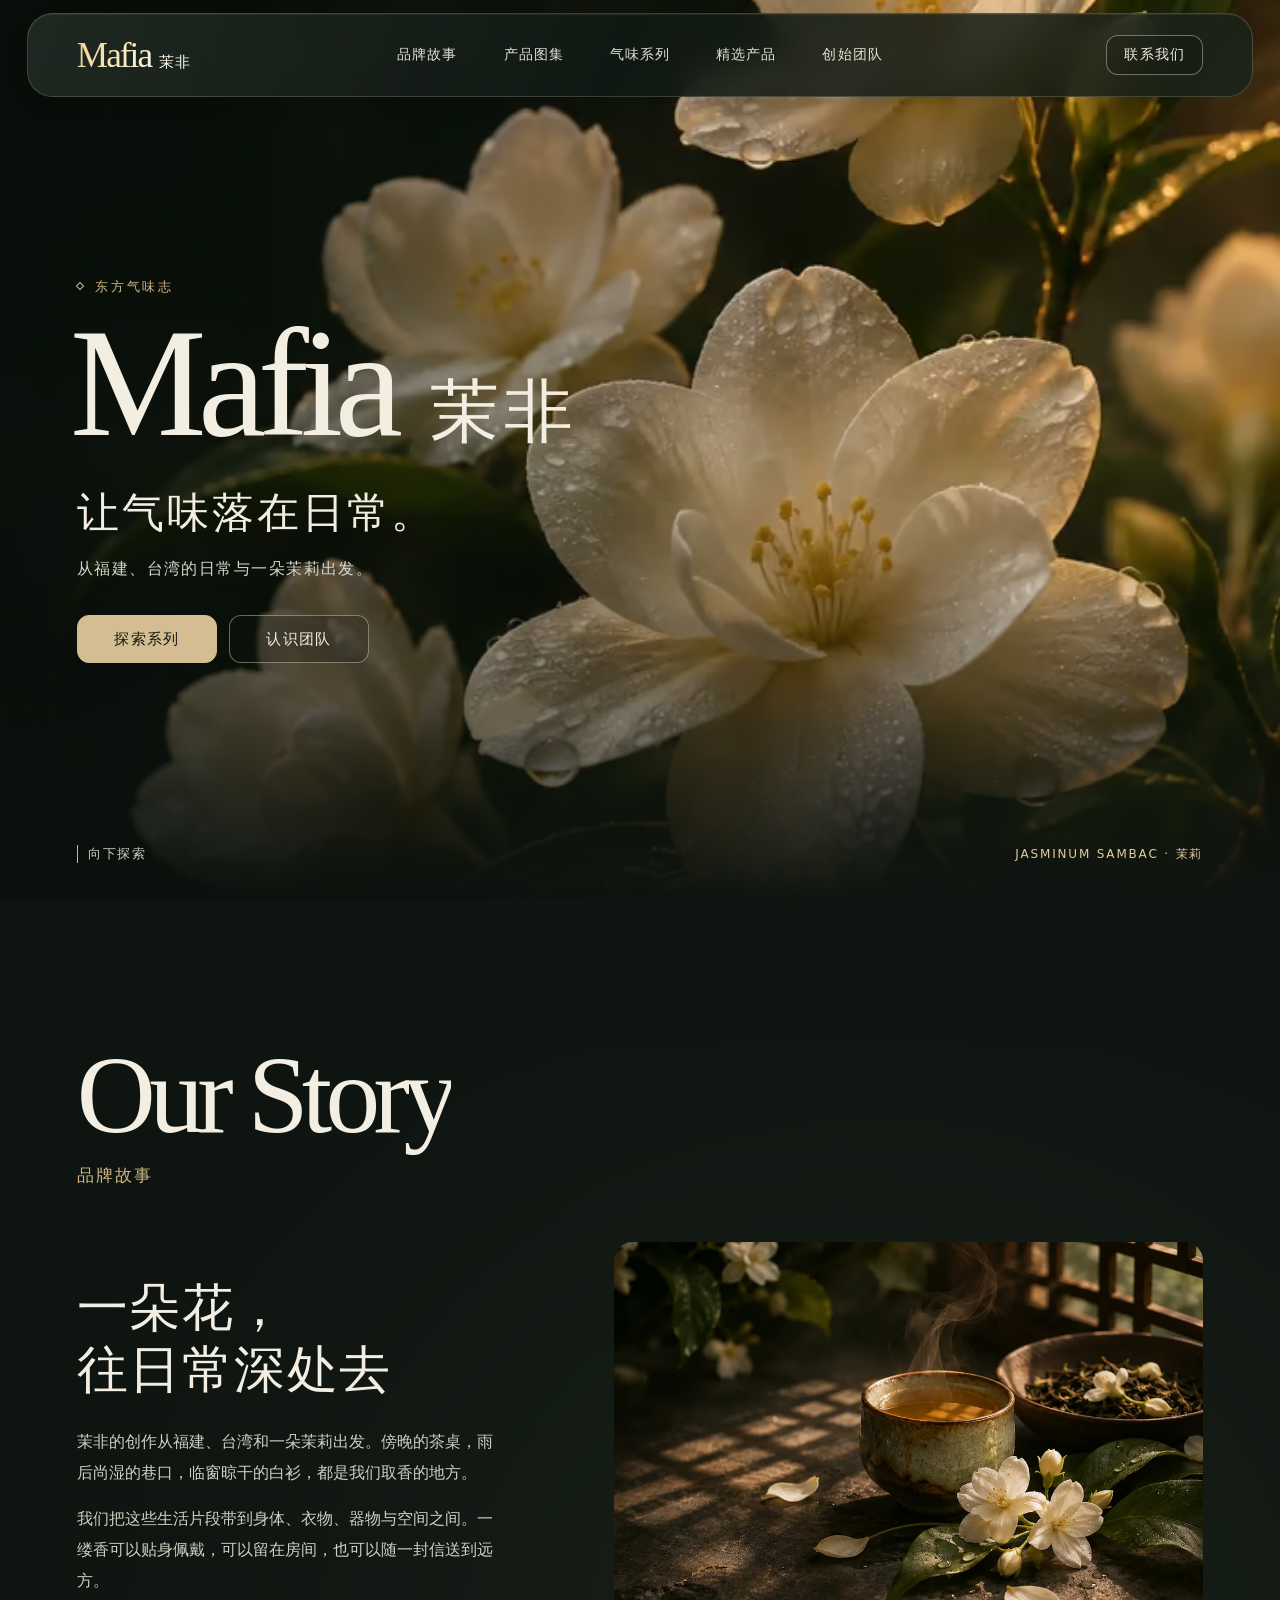
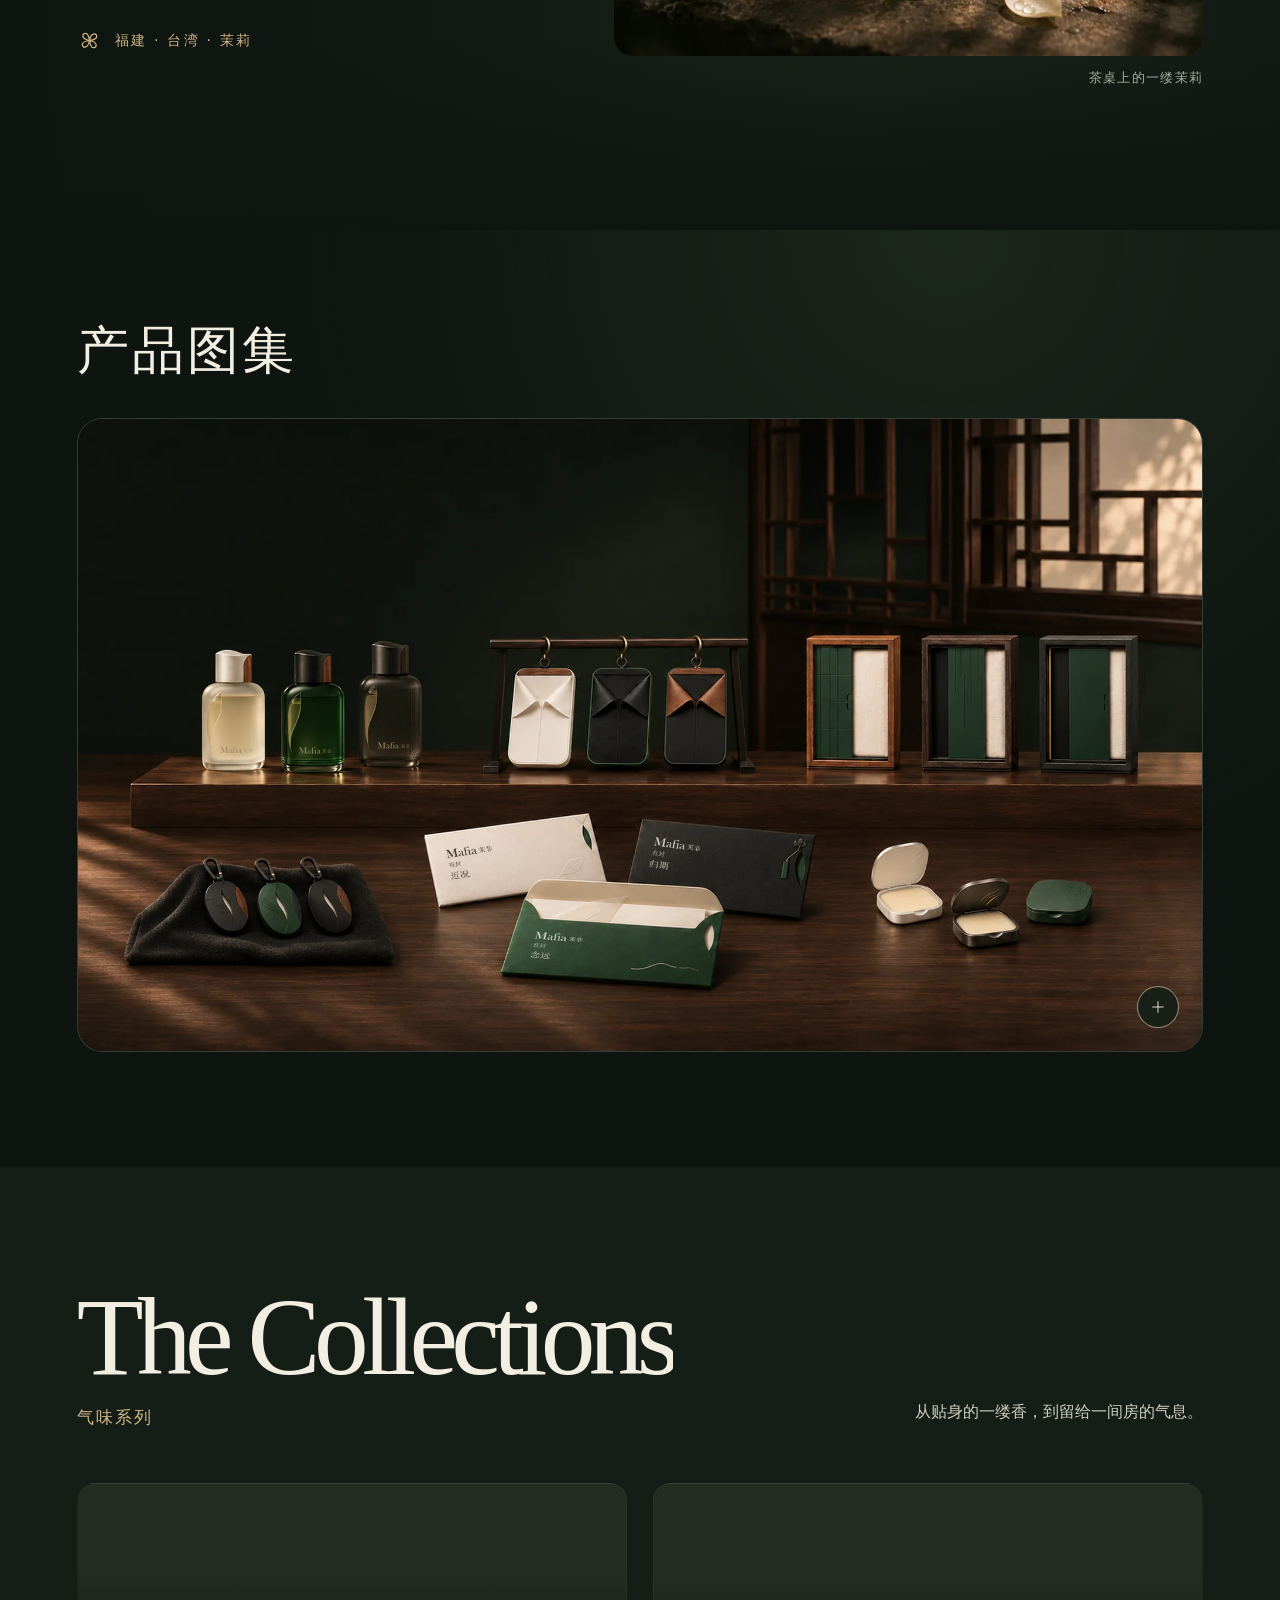
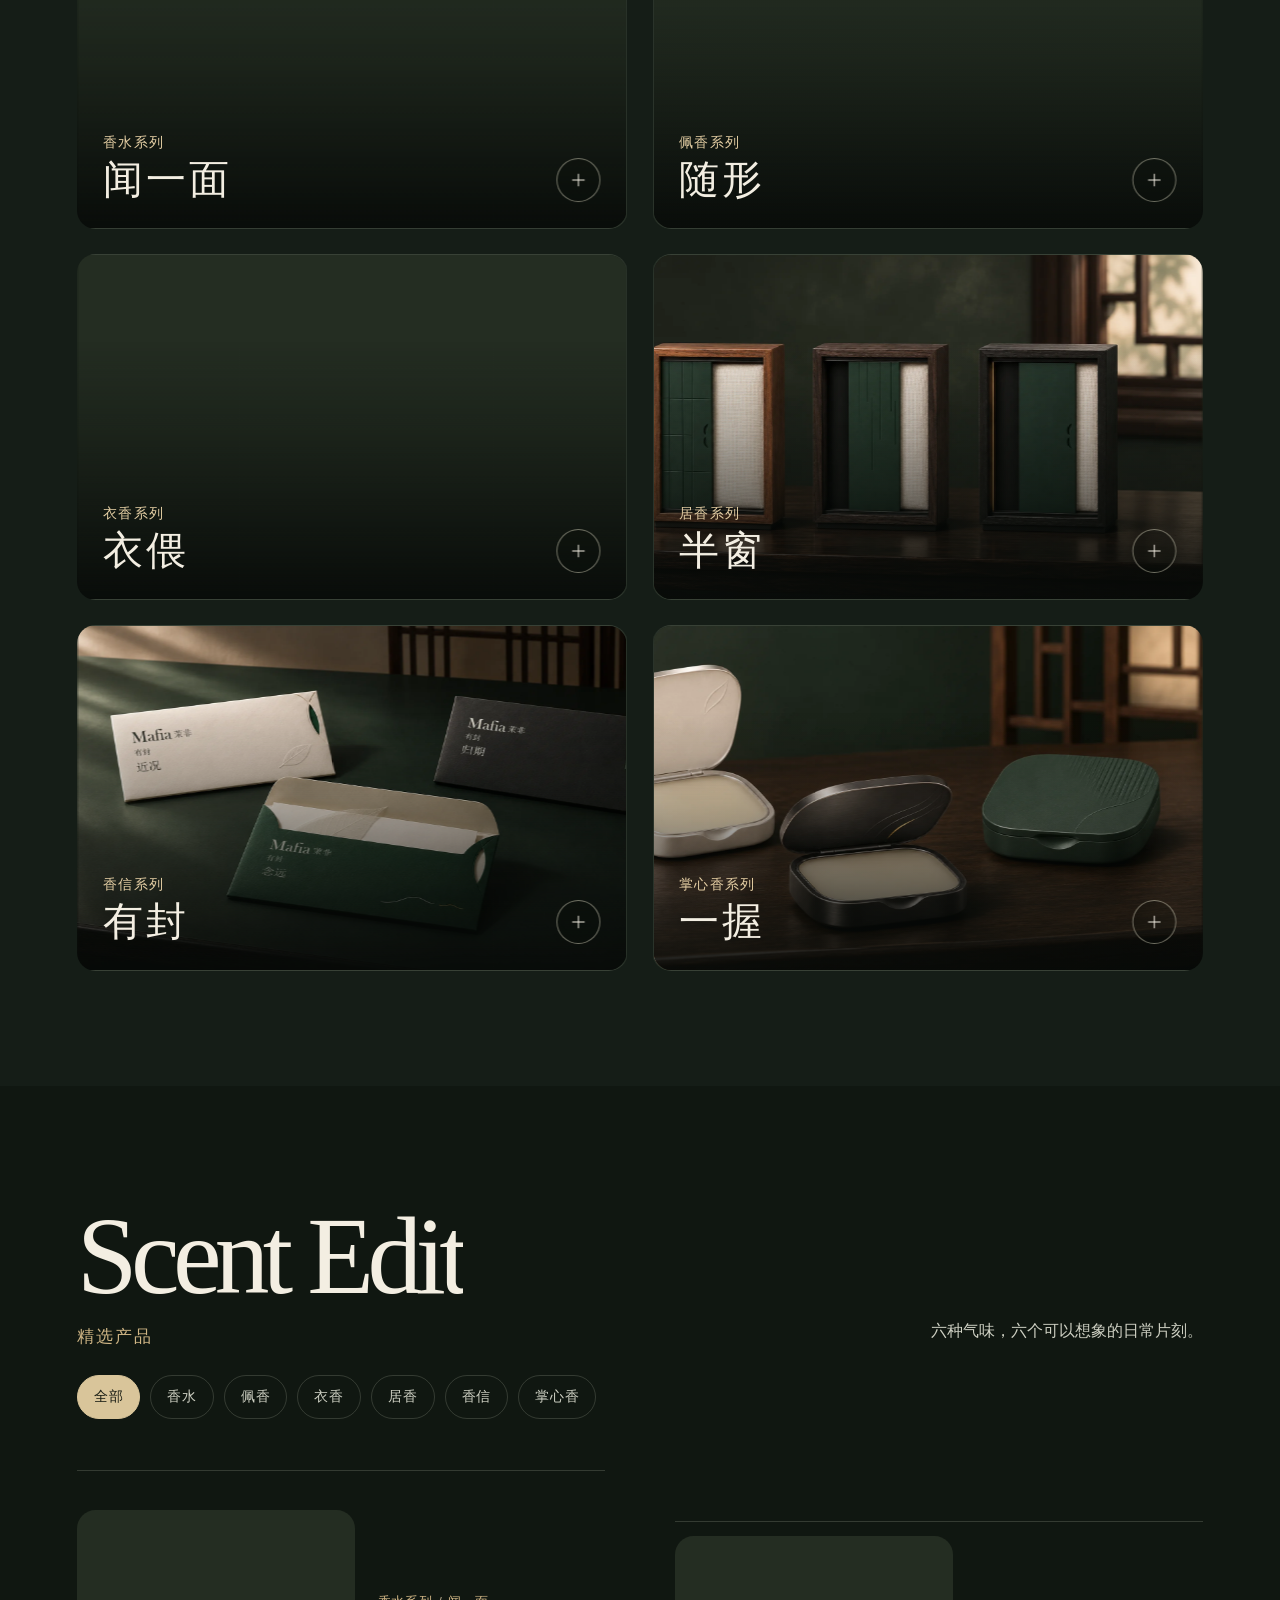
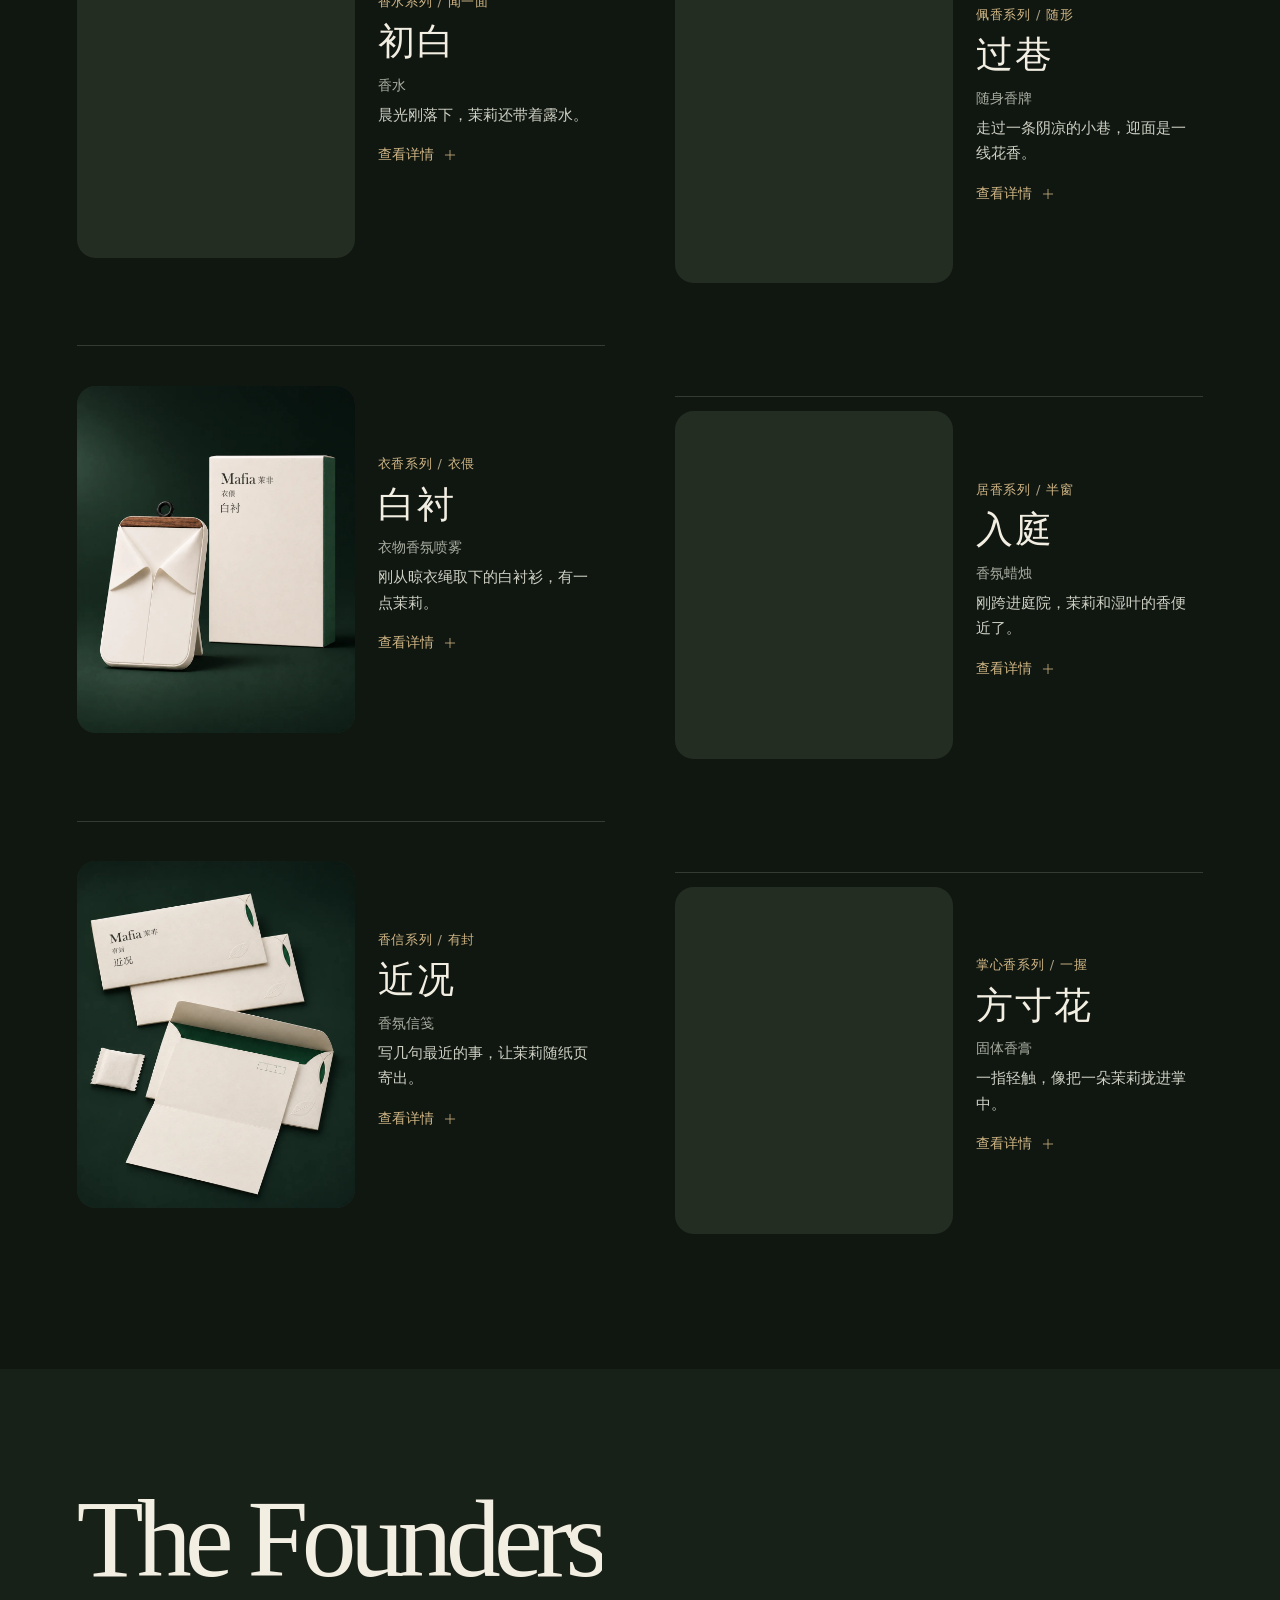
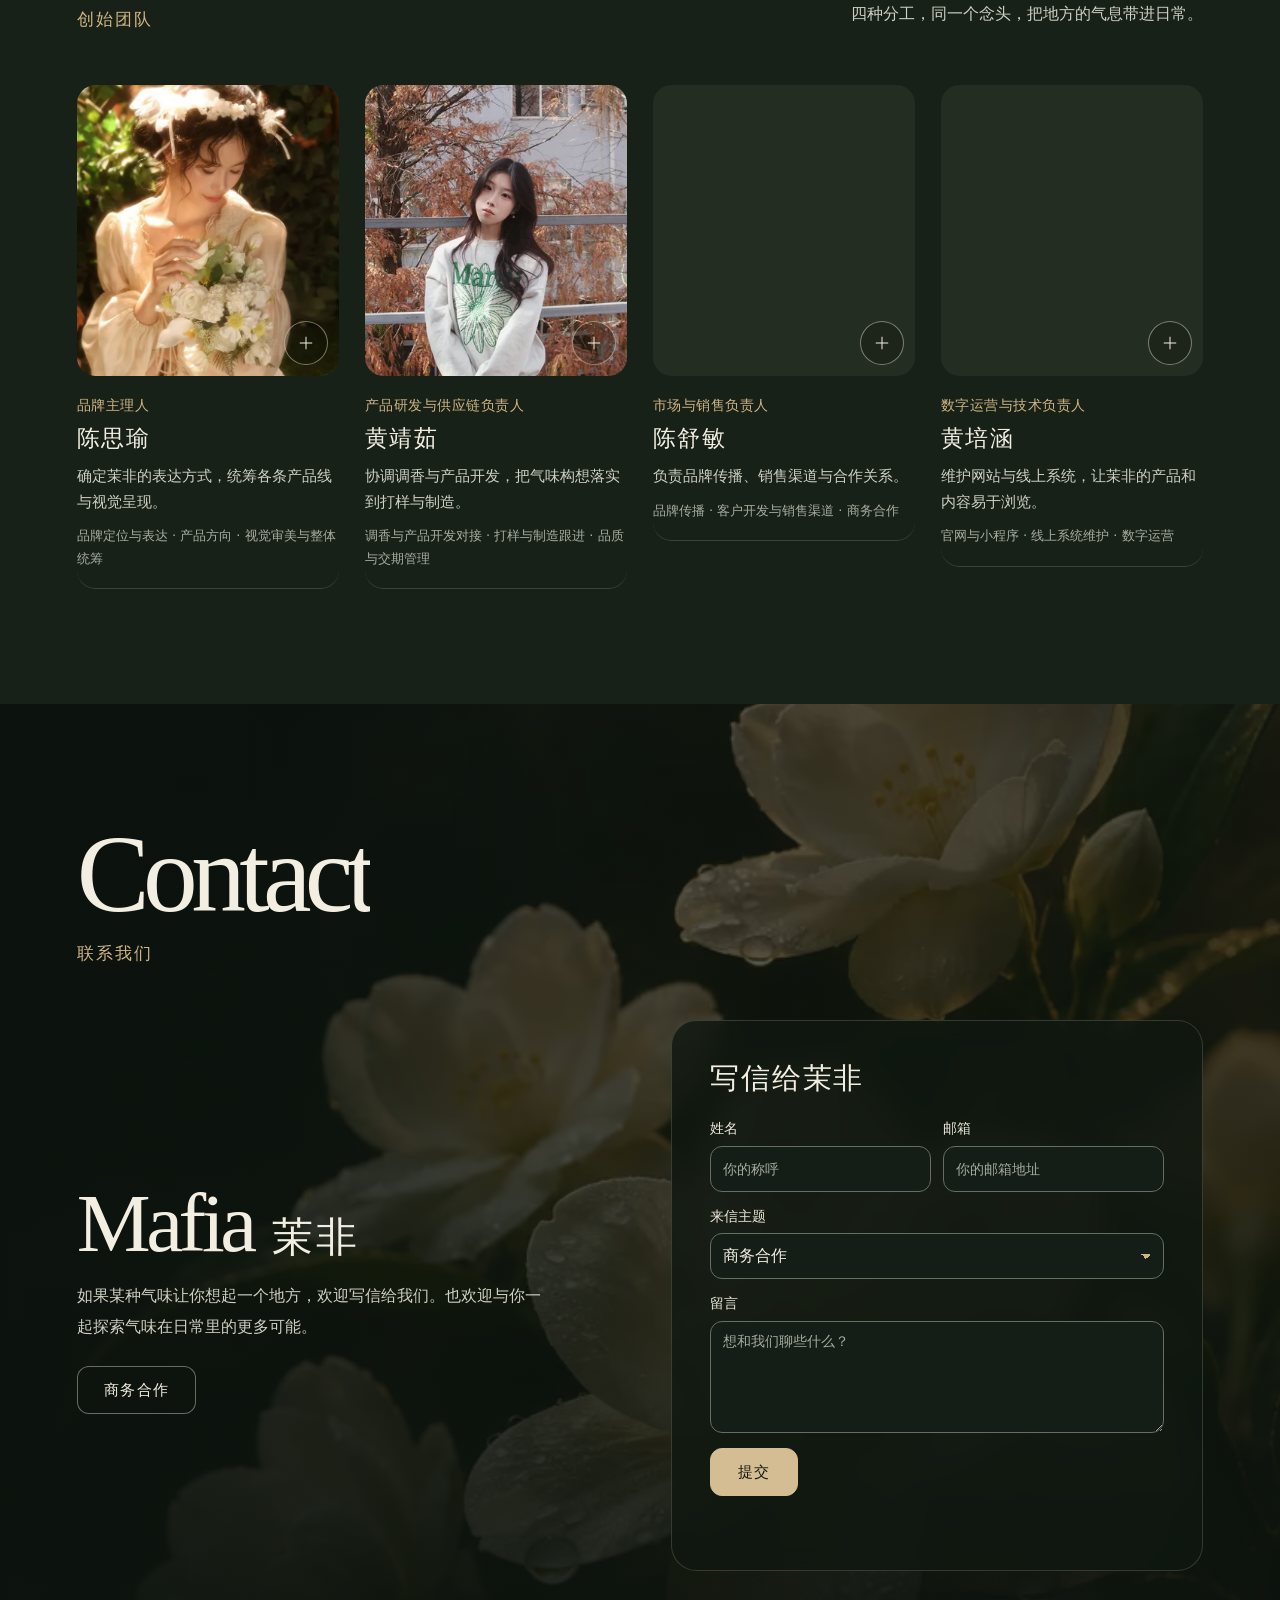
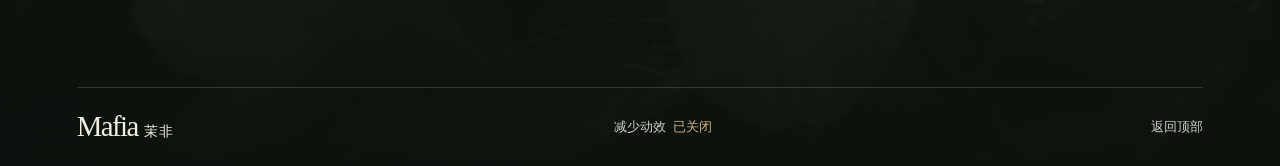
<file: index.html>
<!doctype html>
<html lang="zh-CN">
  <head>
    <meta charset="UTF-8" />
    <meta name="viewport" content="width=device-width, initial-scale=1.0" />
    <meta name="theme-color" content="#101411" />
    <meta name="description" content="Mafia 茉非，从福建、台湾的日常与一朵茉莉出发，创作贴近身体、衣物与空间的气味。" />
    <link rel="icon" href="./mafia.svg" type="image/svg+xml" />
    <title>Mafia 茉非 — 让气味落在日常</title>
    <script type="module" crossorigin src="./assets/index-CN_1agoL.js"></script>
    <link rel="stylesheet" crossorigin href="./assets/index-B03h4FpT.css">
    <link rel="preload" as="image" href="./images/hero-mobile.avif" fetchpriority="low" type="image/avif" media="(max-width: 650px)">
    <link rel="preload" as="image" href="./images/hero.avif" fetchpriority="low" type="image/avif" media="not all and (max-width: 650px)">
  </head>
  <body>
    <div id="root"></div>
  </body>
</html>
</file>
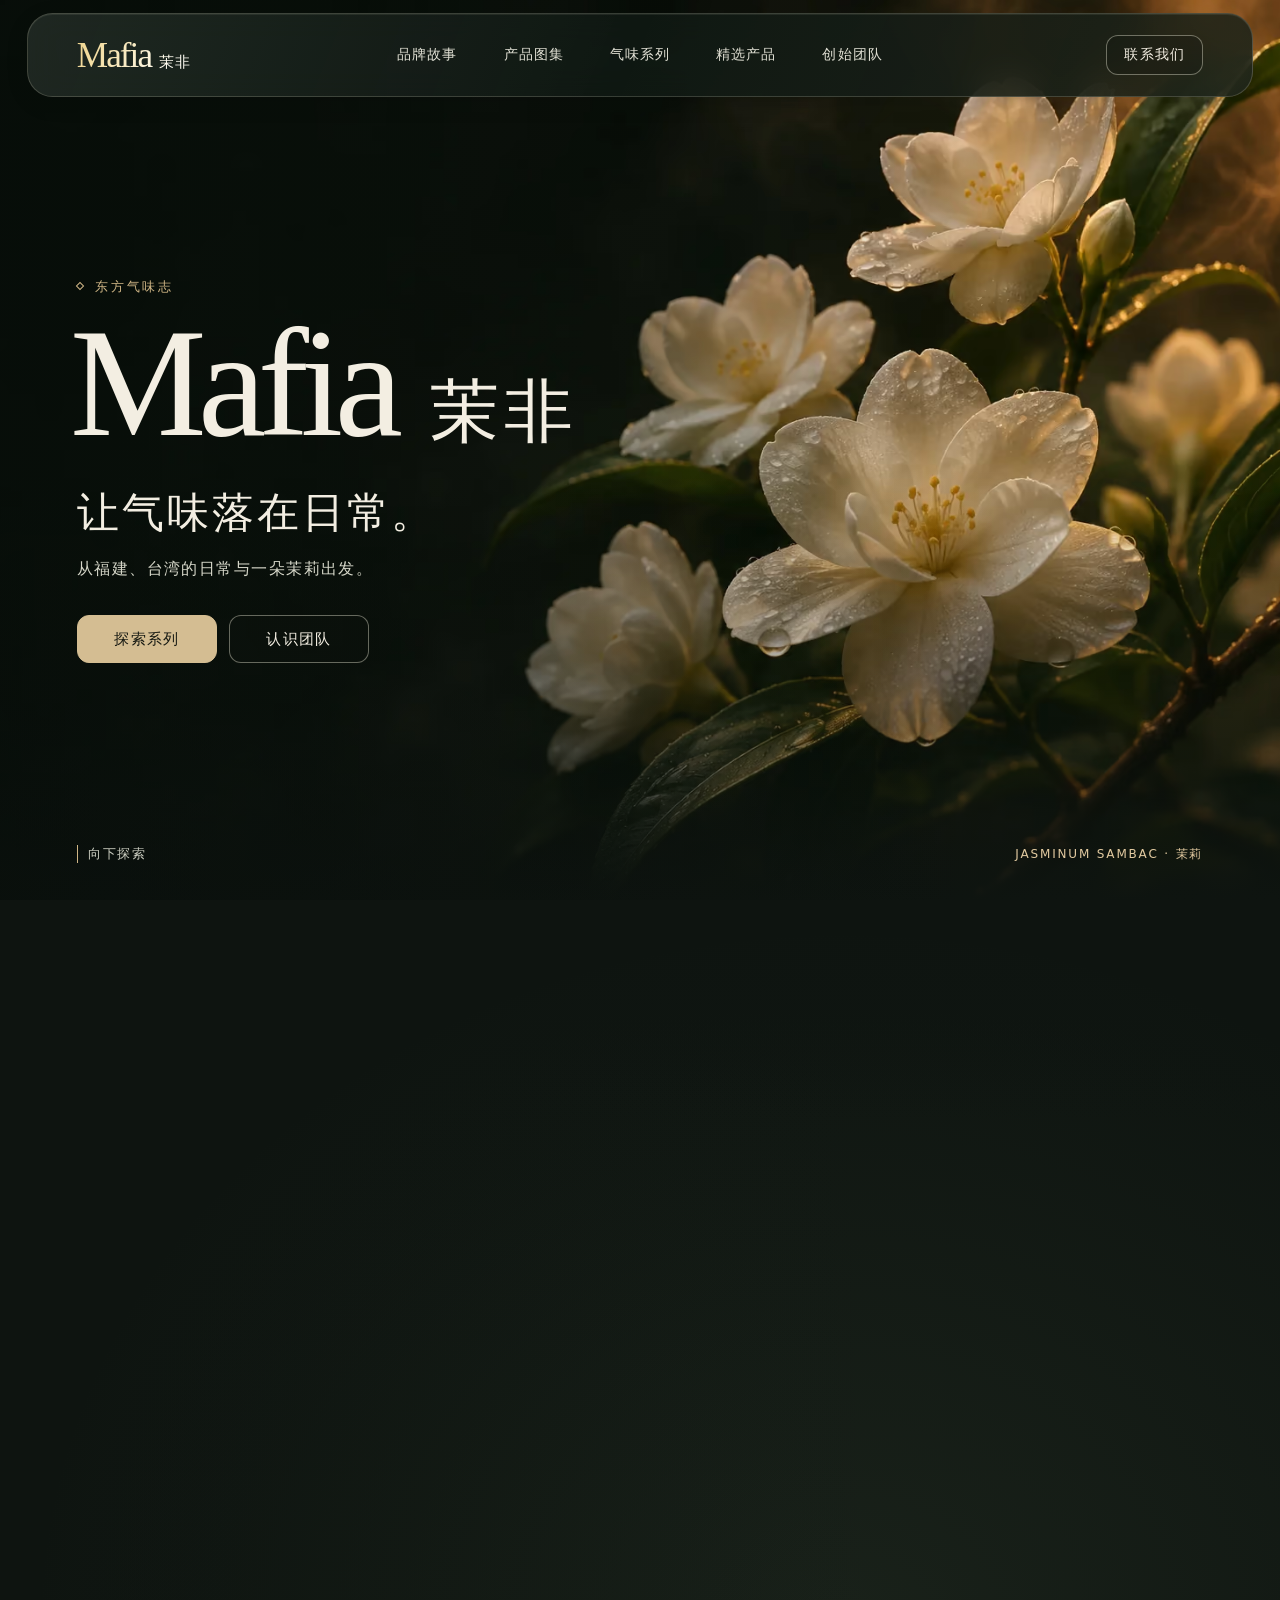
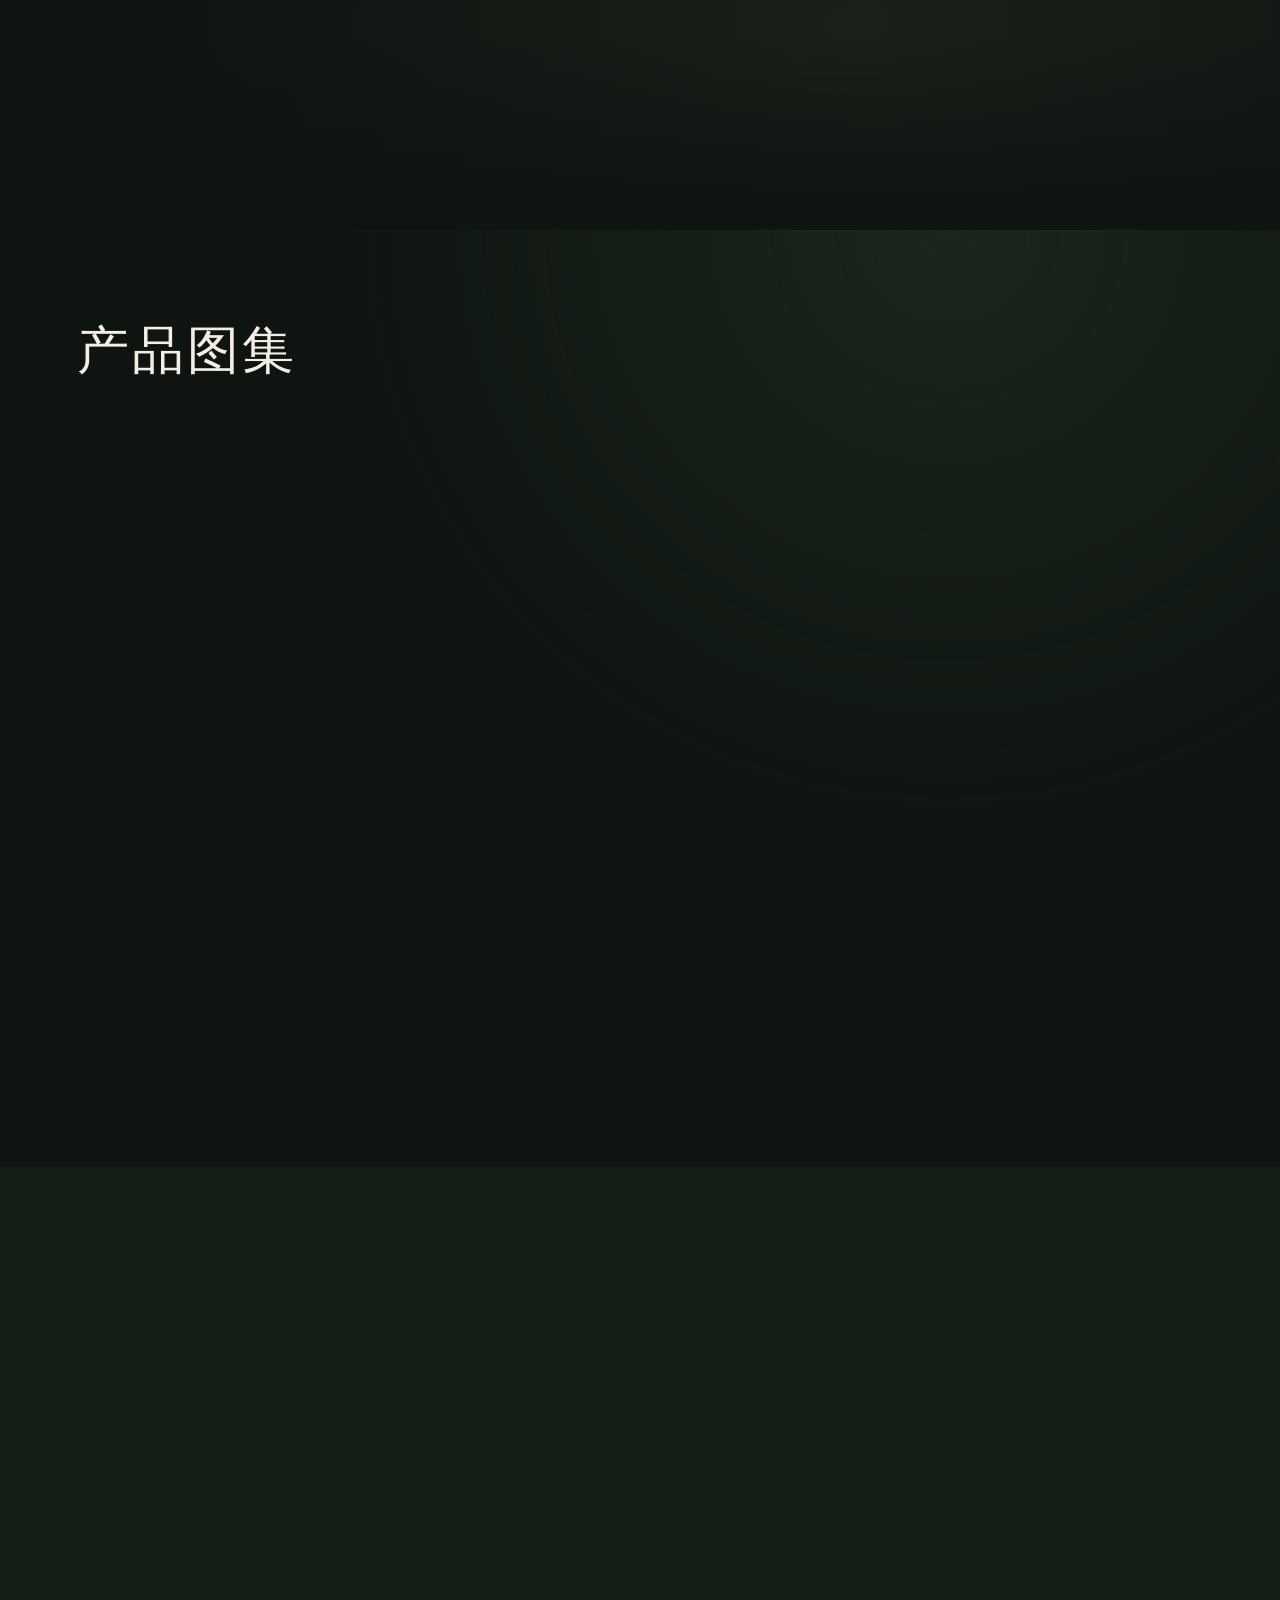
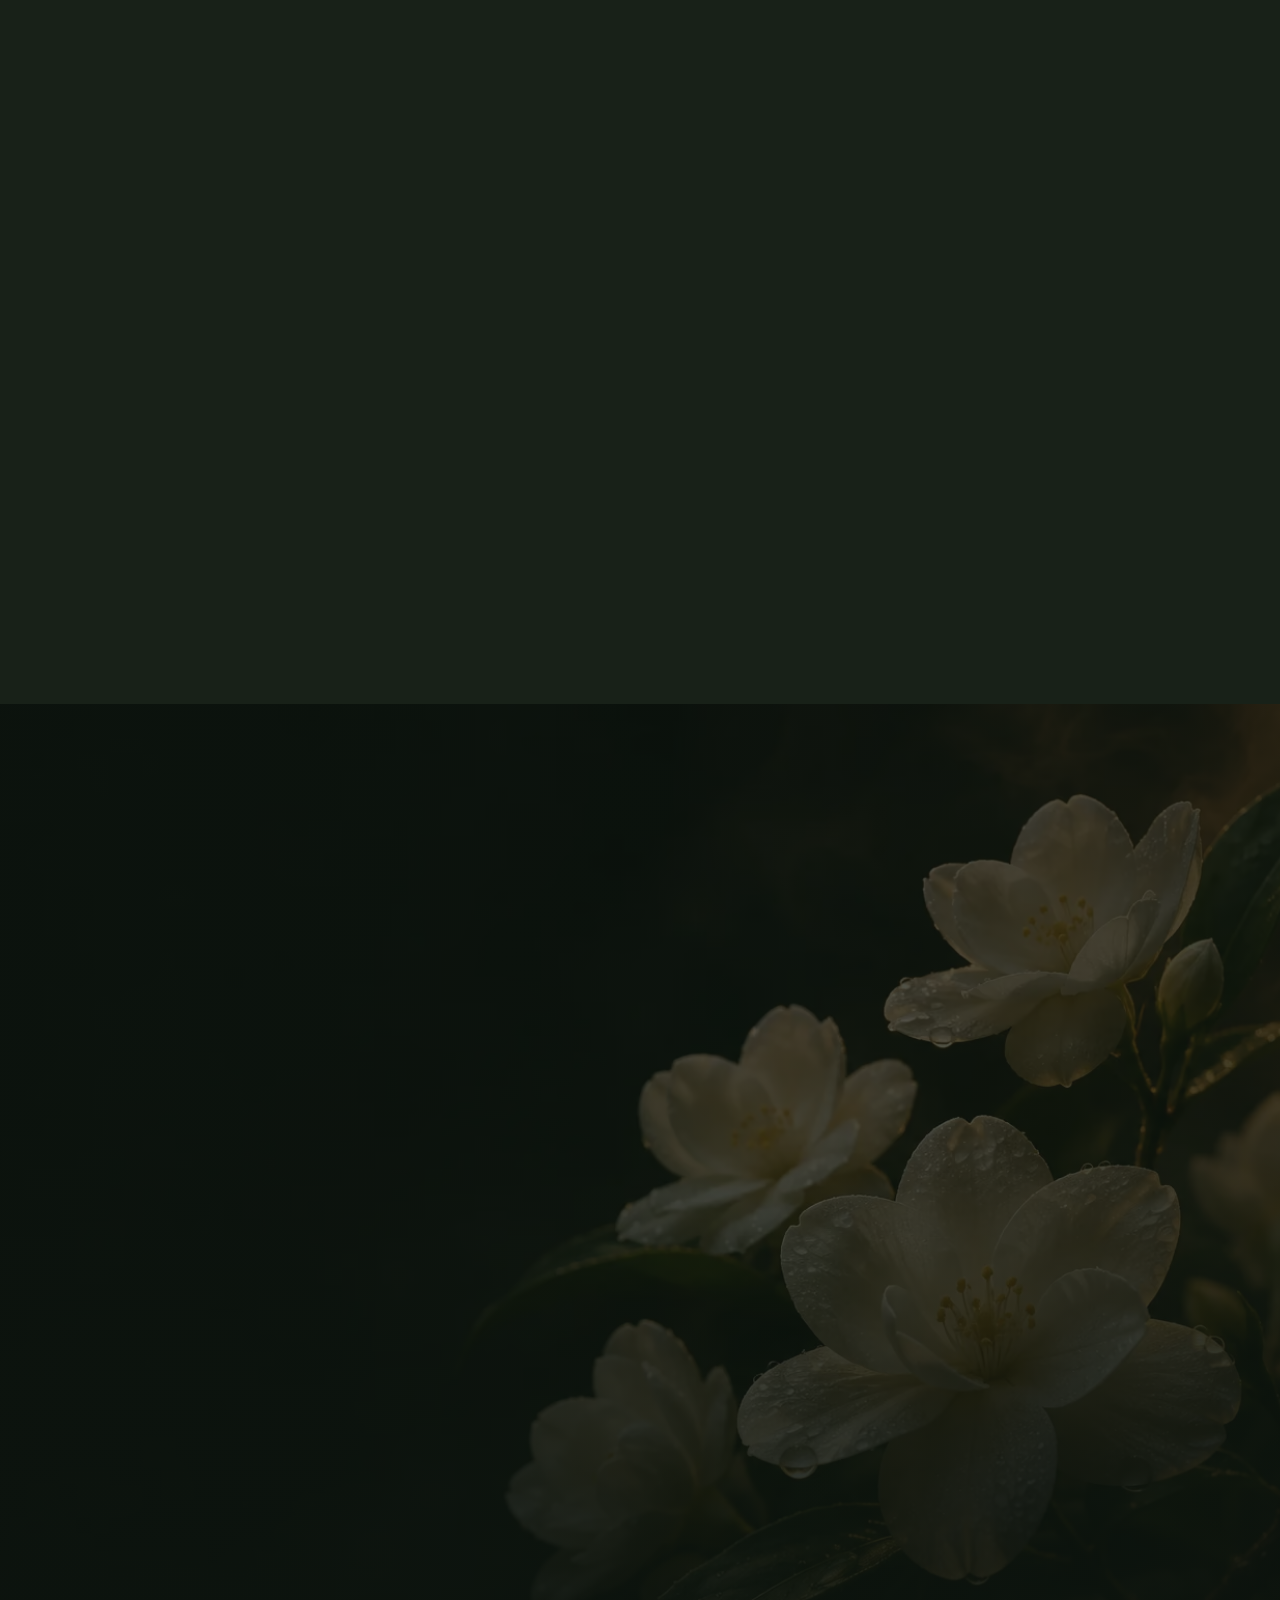
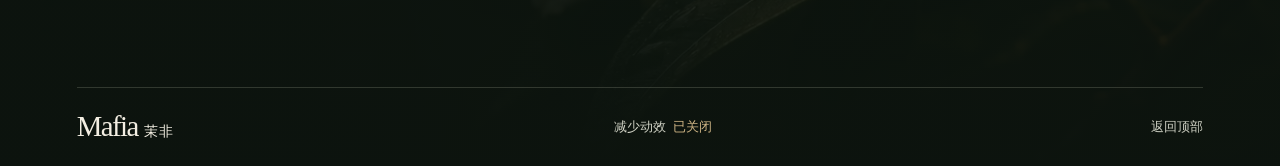
<file: gallery.html>
<!doctype html>
<html lang="zh-CN">
  <head>
    <meta charset="UTF-8" />
    <meta http-equiv="refresh" content="0;url=./" />
    <title>Mafia 茉非</title>
  </head>
  <body><a href="./">打开 Mafia 茉非首页</a></body>
</html>
</file>
<file: assets/index-B03h4FpT.css>
@property --border-glow-sweep-angle{syntax: "<angle>"; inherits: true; initial-value: 110deg;}@property --border-glow-sweep-opacity{syntax: "<number>"; inherits: true; initial-value: 0;}.border-glow-card{position:relative;isolation:isolate}.border-glow-card>.edge-light{display:none;position:absolute;inset:calc(-1px - var(--glow-padding));z-index:1;border-radius:var(--border-glow-radius, inherit);opacity:var(--border-glow-sweep-opacity, 0);pointer-events:none;transition:opacity .2s ease-out}@media(any-hover:hover)and (any-pointer:fine)and (prefers-reduced-motion:no-preference){.border-glow-card>.edge-light{display:block;-webkit-mask-image:conic-gradient(from var(--border-glow-angle, var(--border-glow-sweep-angle)) at center,black calc(var(--cone-spread) * 1%),transparent calc((var(--cone-spread) + 15) * 1%),transparent calc((85 - var(--cone-spread)) * 1%),black calc((100 - var(--cone-spread)) * 1%));mask-image:conic-gradient(from var(--border-glow-angle, var(--border-glow-sweep-angle)) at center,black calc(var(--cone-spread) * 1%),transparent calc((var(--cone-spread) + 15) * 1%),transparent calc((85 - var(--cone-spread)) * 1%),black calc((100 - var(--cone-spread)) * 1%))}.border-glow-card[data-border-glow-active]>.edge-light{opacity:clamp(0,calc((var(--border-glow-proximity) - var(--border-glow-sensitivity)) / (100 - var(--border-glow-sensitivity))),1)}.border-glow-card--sweep{animation:border-glow-sweep 3.8s ease-in-out}}.edge-light:before,.edge-light:after{position:absolute;inset:var(--glow-padding);border-radius:inherit}@supports (mask-composite: exclude){.edge-light:before{content:"";box-sizing:border-box;padding:1.5px;background:var(--gradient-one),var(--gradient-two),var(--gradient-three),var(--gradient-four),var(--gradient-five),var(--gradient-six),var(--gradient-seven),var(--gradient-base);-webkit-mask:linear-gradient(black 0 0) content-box,linear-gradient(black 0 0);mask:linear-gradient(black 0 0) content-box,linear-gradient(black 0 0);-webkit-mask-composite:xor;mask-composite:exclude}}.edge-light:after{content:"";box-shadow:0 0 calc(var(--glow-padding) * .24) var(--glow-color-60),0 0 calc(var(--glow-padding) * .7) var(--glow-color-25)}[data-motion=reduced] .border-glow-card>.edge-light,.border-glow-card[data-border-glow-disabled]>.edge-light{display:none}@keyframes border-glow-sweep{0%{--border-glow-sweep-opacity: 0;--border-glow-sweep-angle: 110deg}15%{--border-glow-sweep-opacity: 1}72%{--border-glow-sweep-opacity: .85}to{--border-glow-sweep-opacity: 0;--border-glow-sweep-angle: 465deg}}.gallery{padding-block:clamp(52px,7vw,108px) clamp(60px,9vw,135px);background:radial-gradient(ellipse at 74% 0%,#1b261c 0%,transparent 48%),var(--base)}.gallery-heading{margin-bottom:clamp(18px,2.9vw,42px);font-family:var(--serif);letter-spacing:.06em;font-size:clamp(2rem,4.1vw,4.45rem);line-height:1.16}.gallery-photo{--entrance-rise: 0px;min-width:0}.gallery-photo-button{position:relative;display:block;isolation:isolate;width:100%;padding:0;overflow:hidden;border:1px solid var(--line);border-radius:var(--radius-panel);background:#111913;cursor:zoom-in}.gallery-photo-button img{width:100%;height:auto;aspect-ratio:16 / 9;object-fit:contain}.gallery-photo-button>.scent-vapor{z-index:1}.gallery-expand{position:absolute;z-index:2;right:clamp(10px,2vw,23px);bottom:clamp(10px,2vw,23px);display:grid;width:42px;height:42px;place-items:center;border:1px solid rgba(229,212,175,.62);border-radius:50%;color:var(--paper);background:#182018;pointer-events:none}.gallery-photo-button:focus-visible .gallery-expand{color:#121811;background:var(--gold)}@media(hover:hover)and (pointer:fine){.gallery-photo-button:hover{border-color:var(--gold)}.gallery-photo-button:hover .gallery-expand{color:#121811;background:var(--gold)}}@media(max-width:700px){.gallery-expand{width:36px;height:36px}}:root{color-scheme:dark;--base: #0e1410;--forest: #151d17;--paper: #f3eee2;--ink-soft: #ced0c3;--muted: #a9ada0;--gold: #cfb585;--line: rgba(215, 218, 199, .18);--radius-control: 12px;--radius-card: clamp(14px, 1.45vw, 20px);--radius-panel: clamp(18px, 2vw, 28px);--radius-pill: 999px;--serif: "Noto Serif SC", "Songti SC", "STSong", "SimSun", serif;--latin: "Baskerville", "Times New Roman", Georgia, serif;--sans: "PingFang SC", "Microsoft YaHei", "Noto Sans CJK SC", system-ui, sans-serif;--edge: clamp(24px, 6vw, 100px);--head-height: 82px;--nav-top: clamp(8px, 1vw, 14px);--nav-inset: clamp(10px, 2.1vw, 34px);--head-offset: calc(var(--nav-top) + var(--head-height) + 2px);font-family:var(--sans);color:var(--paper);background:var(--base);font-synthesis:none}*,*:before,*:after{box-sizing:border-box}html{scroll-behavior:smooth}body{margin:0}button,input,textarea,select{font:inherit}button{color:inherit;cursor:pointer}button:disabled{cursor:default}a{color:inherit;text-decoration:none}img{display:block;width:100%}figure,p,h1,h2,h3,dl,dd{margin:0}h1,h2,h3{font-weight:400}::selection{color:#0c110d;background:var(--gold)}:focus-visible{outline:2px solid #e5c995;outline-offset:5px}.wrap{width:min(100% - 2 * var(--edge),1700px);margin-inline:auto}.section{scroll-margin-top:var(--head-offset)}.skip-link{position:fixed;z-index:30;top:8px;left:12px;transform:translateY(-150%);padding:10px 16px;border-radius:var(--radius-control);color:var(--base);background:var(--paper)}.skip-link:focus{transform:none}.wordmark{display:inline-flex;align-items:baseline;gap:.23em;white-space:nowrap;font-family:var(--latin);font-weight:400;letter-spacing:-.055em}.wordmark>:last-child{font-family:var(--serif);font-size:.49em;letter-spacing:.07em}.eyebrow{color:var(--gold);font-size:.8125rem;letter-spacing:.22em;line-height:1.65}.button{display:inline-flex;min-height:48px;align-items:center;justify-content:center;padding:.75rem 1.65rem;border:1px solid transparent;border-radius:var(--radius-control);font-size:.9375rem;line-height:1.35;letter-spacing:.08em;white-space:nowrap;transition:background-color .25s,border-color .25s,color .25s}.button-primary{color:#161912;background:#d4bd92;border-color:#d4bd92}.button-primary:hover{background:#eed6a8;border-color:#eed6a8}.button-outline{color:var(--paper);background:#10161140;border-color:#e8e5d16b}.button-outline:hover{background:#eee6d01f;border-color:#e9d6af}.icon-button,.circle-icon{display:inline-grid;width:44px;height:44px;flex:0 0 auto;place-items:center;border-radius:50%;border:1px solid rgba(236,230,208,.46);background:#0a0f0c3d}.icon-button:hover{background:#e4d9c224}.circle-icon{transition:background-color .25s,color .25s,border-color .25s}.site-header{position:fixed;inset:var(--nav-top) max(var(--nav-inset),calc((100% - 1764px)/2)) auto;z-index:5;border:1px solid rgba(241,235,217,.18);border-radius:var(--radius-panel);background-color:#111a14dd;background-image:linear-gradient(112deg,rgba(224,231,211,.08),transparent 48%,rgba(201,175,124,.055));-webkit-backdrop-filter:blur(15px) saturate(1.2);backdrop-filter:blur(15px) saturate(1.2);box-shadow:inset 0 1px #ebe8d314,0 6px 22px #0408051f;transition:background-color .26s ease,border-color .26s ease}.site-header.is-solid{background-color:#111a14e8;border-color:#f1ebd936}.site-header:before{position:absolute;z-index:-1;inset:0;border-radius:inherit;background:radial-gradient(ellipse 310px 115px at var(--glass-x, 50%) var(--glass-y, 50%),rgba(233,217,176,.16),transparent 75%);opacity:0;pointer-events:none;transition:opacity .35s ease;content:""}[data-motion=full] .site-header[data-glass-active]:before{opacity:1}.header-inner{display:grid;width:min(calc(100vw - 2 * var(--edge)),1700px,calc(100% - 20px));height:var(--head-height);grid-template-columns:1fr auto 1fr;align-items:center}.brand-link{justify-self:start;font-size:2.2rem}.brand-link .wordmark>:last-child{font-size:.43em}@supports (background-clip: text) or (-webkit-background-clip: text){@media(forced-colors:none){.brand-link .wordmark{background-image:linear-gradient(112deg,#efd48e,#f7e6b7 36%,#fffdf4 82%);-webkit-background-clip:text;background-clip:text;color:transparent}}}.main-nav{display:flex;align-items:center;gap:clamp(22px,3.6vw,58px)}.main-nav a{display:inline-flex;position:relative;min-height:44px;align-items:center;color:#e3e2d6;font-size:.875rem;letter-spacing:.075em;white-space:nowrap;transition:color .2s}.main-nav a:hover,.main-nav a[aria-current]{color:#e2c796}.main-nav a[aria-current]:after{position:absolute;right:0;bottom:3px;left:0;height:1px;background:var(--gold);content:""}.header-contact{justify-self:end;min-height:40px;padding:.52rem 1.08rem;font-size:.875rem}.menu-toggle,.main-nav .mobile-contact{display:none}.menu-toggle{position:relative;z-index:1;-webkit-tap-highlight-color:transparent}.menu-toggle-glyph{position:relative;width:18px;height:18px}.menu-toggle-glyph:before,.menu-toggle-glyph:after{position:absolute;inset:calc(50% - .65px) 1px auto;height:1.3px;border-radius:1px;background:currentColor;transition:transform .36s cubic-bezier(.2,.72,.26,1.12);content:""}.menu-toggle-glyph:before{transform:translateY(-3.5px)}.menu-toggle-glyph:after{transform:translateY(3.5px)}.menu-toggle[aria-expanded=true] .menu-toggle-glyph:before{transform:rotate(45deg)}.menu-toggle[aria-expanded=true] .menu-toggle-glyph:after{transform:rotate(-45deg)}.hero{position:relative;display:grid;isolation:isolate;min-height:660px;min-height:max(660px,100svh);overflow:clip;background:#10190e}.hero-visual,.hero-visual:after{position:absolute;inset:0;pointer-events:none}.hero-visual{z-index:-2;overflow:hidden}.hero-visual:after{background:linear-gradient(90deg,rgba(6,12,9,.57) 0%,rgba(8,13,10,.22) 49%,transparent 78%),linear-gradient(0deg,#0e1410 0%,rgba(12,18,14,.29) 22%,transparent 48%);content:""}.hero-image,.hero-video{position:absolute;inset:0;height:100%;object-fit:cover;object-position:center 52%}.hero-video{width:100%}.hero-aurora{position:absolute;inset:0;pointer-events:none}.scent-vapor{position:absolute;inset:0;width:100%;height:100%;pointer-events:none}.hero>.scent-vapor{z-index:-1}.hero-inner{position:relative;display:grid;align-items:center;padding-block:calc(var(--head-offset) + 54px) 112px}.hero-content{max-width:780px}.hero-kicker{display:flex;align-items:center;gap:12px;margin-bottom:19px}.hero-kicker span{width:6px;height:6px;transform:rotate(45deg);border:1px solid currentColor}.hero h1{margin-left:-.045em;font-size:clamp(5rem,12vw,12.5rem);line-height:.86}.hero h1 .wordmark>:last-child{font-size:.45em}.hero-statement{margin-top:35px;font-family:var(--serif);font-size:clamp(1.6rem,3.3vw,3.25rem);letter-spacing:.07em;line-height:1.35}.hero-origin{margin-top:14px;color:#d6d7c9;font-size:1rem;line-height:1.8;letter-spacing:.09em}.hero-actions{display:flex;flex-wrap:wrap;gap:12px;margin-top:31px}.hero-actions .button{min-width:140px}.hero-foot{position:absolute;inset:auto 0 24px;display:flex;align-items:center;justify-content:space-between;color:#cbcdc0;font-size:.8125rem;letter-spacing:.14em}.hero-scroll{display:inline-flex;min-height:44px;align-items:center;gap:10px}.hero-scroll span{display:inline-block;width:1px;height:18px;background:var(--gold)}.hero-scroll:hover{color:var(--paper)}.hero-caption{color:#e2caa0;font-size:.75rem}.story{position:relative;isolation:isolate;overflow:clip;padding-block:clamp(76px,11vw,160px)}.story-backdrop{position:absolute;z-index:-1;inset:0;pointer-events:none;background:radial-gradient(ellipse at 66% 78%,rgba(76,94,70,.18),transparent 68%)}.story-backdrop:after{position:absolute;inset:0;background:linear-gradient(0deg,var(--base),transparent 21%,transparent 76%,var(--base)),linear-gradient(90deg,rgba(14,20,16,.38),transparent 70%);content:""}.story-inner{display:grid;grid-template-columns:minmax(0,.85fr) minmax(0,1.16fr);gap:clamp(38px,8.25vw,148px);align-items:center}.story-title{font-family:var(--serif);font-size:clamp(2.15rem,4vw,4.4rem);line-height:1.2;letter-spacing:.03em;white-space:pre-line}.story-paragraphs{display:grid;gap:14px;max-width:38em;margin-top:26px}.story-paragraphs p,.section-intro{color:var(--ink-soft);font-size:1rem;line-height:1.95}.story-signature{display:flex;align-items:center;gap:13px;margin-top:32px;color:var(--gold);font-size:.875rem;letter-spacing:.16em}.story-figure{min-width:0}.story-figure figcaption{margin-top:12px;color:var(--muted);font-size:.8125rem;line-height:1.6;letter-spacing:.1em;text-align:right}.photo{display:block;position:relative;overflow:hidden;border-radius:var(--radius-card);background:#242d22}.photo img{height:100%;object-fit:cover;transition:transform .7s cubic-bezier(.2,.7,.3,1),filter .5s}.photo[data-scent-surface]{isolation:isolate}.scent-media{position:absolute;inset:0;translate:0 0;scale:1;transition:scale .42s cubic-bezier(.2,.75,.25,1),translate .13s ease-out}.photo.is-scent-active .scent-media{scale:1.09;will-change:scale,translate}.photo>.scent-vapor{z-index:2}.story-photo{aspect-ratio:1.42}.story-photo img{object-position:68% center}.catalog,.featured,.team{padding-block:clamp(65px,9vw,140px)}.catalog{background:var(--forest)}.section-heading{display:flex;align-items:end;justify-content:space-between;gap:16px 38px;margin-bottom:clamp(31px,4.1vw,63px)}.section-intro{max-width:26em;padding-bottom:3px}.catalog-grid{--collection-gap: clamp(14px, 2vw, 31px);--collection-height: clamp(260px, 27vw, 390px);display:grid;gap:var(--collection-gap)}.collection-pair{display:flex;gap:var(--collection-gap)}.collection-card{display:grid;position:relative;flex:1 1 0;align-items:end;height:var(--collection-height);min-width:0;overflow:hidden;border:1px solid var(--line);border-radius:var(--radius-card);padding:0;background:#151e16;text-align:left}.collection-photo,.collection-card:after{position:absolute;inset:0}.collection-photo{border-radius:0}.collection-card:after{pointer-events:none;background:linear-gradient(0deg,rgba(7,10,8,.92),rgba(7,11,8,.27) 49%,transparent 75%);content:""}:is(.collection-card,.team-card):hover .circle-icon{background:#dbc290;border-color:#dbc290;color:#151b13}.collection-content{display:flex;position:relative;z-index:1;align-items:end;justify-content:space-between;gap:9px;padding:clamp(13px,2vw,32px)}.collection-category{display:block;color:#e4cea4;font-size:.875rem;letter-spacing:.085em}.collection-name{display:block;margin-top:5px;font-family:var(--serif);font-size:clamp(1.65rem,3.15vw,3.4rem);line-height:1.12;letter-spacing:.07em}@media(min-width:761px)and (any-hover:hover)and (any-pointer:fine){@supports (overflow: clip) and (width: 1cqw){[data-motion=full] .collection-pair[data-paired]{--expanded-share: .585;--neutral-shift: calc((var(--expanded-share) - .5) / var(--expanded-share));--left-shift: var(--neutral-shift);--right-shift: var(--neutral-shift);--split-transition: .52s cubic-bezier(.22, .75, .25, 1);position:relative;height:var(--collection-height);overflow:clip;border-radius:var(--radius-card)}[data-motion=full] .collection-pair[data-paired][data-scent-side=left]{--left-shift: 0;--right-shift: calc(var(--neutral-shift) * 2)}[data-motion=full] .collection-pair[data-paired][data-scent-side=right]{--left-shift: calc(var(--neutral-shift) * 2);--right-shift: 0}[data-motion=full] .collection-pair[data-paired] .collection-card{position:absolute;inset-block-start:0;width:calc((100% - var(--collection-gap)) * var(--expanded-share));container-type:inline-size;transform:translate3d(calc(var(--card-shift) * 100%),0,0);transition:transform var(--split-transition);outline-offset:-4px}.collection-pair[data-paired] .collection-card:first-child{inset-inline-start:0;--card-shift: calc(0 - var(--left-shift))}.collection-pair[data-paired] .collection-card:last-child{inset-inline-end:0;--card-shift: var(--right-shift)}[data-motion=full] .collection-pair[data-paired] .collection-photo,[data-motion=full] .collection-pair[data-paired] .collection-card:first-child .collection-content>:first-child,[data-motion=full] .collection-pair[data-paired] .collection-card:last-child .circle-icon{transform:translate3d(calc(var(--card-shift) * -100cqw),0,0);transition:transform var(--split-transition)}[data-motion=full] .collection-pair[data-paired] .collection-card:last-child .circle-icon{transition:transform var(--split-transition),background-color .25s,color .25s,border-color .25s}.collection-card:focus-visible .circle-icon{outline:2px solid var(--gold);outline-offset:3px}}}.featured{background:#101711}.featured .section-heading{margin-bottom:25px}.filters{display:flex;flex-wrap:wrap;gap:7px 10px;margin-bottom:clamp(27px,4vw,53px)}.filters button{min-height:44px;padding:.55rem 1rem;border:1px solid var(--line);border-radius:var(--radius-pill);color:var(--ink-soft);background:transparent;font-size:.875rem;letter-spacing:.055em}.filters button:hover{border-color:#a59677}.filters button[aria-pressed=true]{color:#171b12;background:#d9c59a;border-color:#d9c59a}.featured-grid{display:grid;grid-template-columns:repeat(2,minmax(0,1fr));gap:42px clamp(22px,5.5vw,96px)}.featured-grid.is-filtered{grid-template-columns:minmax(0,1fr);max-width:810px}.product-card{min-width:0;display:grid;grid-template-columns:minmax(0,1.1fr) minmax(0,.9fr);align-items:center;gap:clamp(13px,1.8vw,29px);padding-block:14px 20px;border-block-start:1px solid var(--line)}.featured-grid.is-filtered .product-card{animation:product-in .55s cubic-bezier(.2,.7,.3,1) both}.featured-grid:not(.is-filtered) .product-card:nth-child(2n){margin-top:clamp(18px,4vw,62px)}@keyframes product-in{0%{opacity:.32;transform:translateY(8px)}to{opacity:1;transform:none}}.product-image-button{display:block;width:100%;min-width:0;padding:0;border:0;border-radius:var(--radius-card);background:transparent}.product-photo{aspect-ratio:4 / 5}.product-content{min-width:0;padding-right:4px}.product-line{color:var(--gold);font-size:.8125rem;letter-spacing:.06em;line-height:1.65}.product-line span{color:#a89e84}.product-card h3{margin-top:8px;font-family:var(--serif);font-size:clamp(1.75rem,2.9vw,3rem);letter-spacing:.06em;line-height:1.2}.product-form,.product-summary{margin-top:9px;color:var(--muted);font-size:.875rem;line-height:1.7}.product-summary{margin-top:5px;color:var(--ink-soft);font-size:.9375rem}.text-button{display:inline-flex;min-height:44px;align-items:center;gap:8px;margin-top:5px;padding:0;border:0;border-radius:var(--radius-control);background:transparent;color:var(--gold);font-size:.875rem;text-align:left}.text-button:hover{color:#f6dbab;text-decoration:underline;text-underline-offset:5px}.team{background:#182118}.team-grid{display:grid;grid-template-columns:repeat(4,minmax(0,1fr));gap:clamp(15px,2vw,32px)}.team-card{display:block;width:100%;align-self:start;min-width:0;padding:0 0 18px;border:0;border-bottom:1px solid var(--line);border-radius:var(--radius-card);background:transparent;text-align:left}.team-portrait{display:block;position:relative}.team-portrait .photo{aspect-ratio:.9}.team-portrait .photo img{object-position:var(--portrait-position, center);transform-origin:var(--portrait-position, center);transform:scale(var(--portrait-scale, 1))}.team-portrait .circle-icon{position:absolute;right:11px;bottom:11px}.team-role,.team-name,.team-summary,.team-roles{display:block}.team-role{margin-top:19px;color:var(--gold);font-size:.875rem;letter-spacing:.035em;line-height:1.5}.team-name{margin-top:7px;font-family:var(--serif);font-size:clamp(1.1rem,1.8vw,1.7rem);letter-spacing:.06em}.team-summary{margin-top:10px;color:var(--ink-soft);font-size:.9375rem;line-height:1.7}.team-roles{margin-top:10px;color:var(--muted);font-size:.8125rem;line-height:1.7}.contact{position:relative;display:flex;isolation:isolate;min-height:100svh;flex-direction:column;justify-content:center;background:#0d140e}.contact-visual{position:absolute;z-index:-2;inset:0;pointer-events:none}.contact-visual img{height:100%;object-fit:cover}.contact:before{position:absolute;z-index:-1;inset:0;background:linear-gradient(90deg,#0c130edb,#0c130eb0 56%,#0c130ec7),linear-gradient(0deg,#0d140e,transparent 58%);content:""}.contact-inner{flex:1;padding-block:clamp(65px,9vw,135px)}.contact-grid{display:grid;grid-template-columns:minmax(0,.9fr) minmax(0,1fr);align-items:center;gap:clamp(38px,9vw,162px)}.contact-wordmark{font-size:clamp(3.7rem,6.5vw,7.4rem);line-height:1.1}.contact-invitation{max-width:29em;margin-top:12px;color:var(--ink-soft);line-height:1.9}.contact-copy .button{margin-top:24px}.contact-links{display:flex;flex-wrap:wrap;gap:17px 27px;margin-top:24px}.contact-links dt{margin-bottom:4px;color:#e5d2aa;font-size:.875rem}.contact-links dd{color:var(--ink-soft);font-size:.875rem;overflow-wrap:anywhere}.contact-links a:hover{text-decoration:underline;text-underline-offset:4px}.contact-form{display:grid;min-width:0;gap:15px;padding:clamp(18px,3vw,43px);border:1px solid var(--line);border-radius:var(--radius-panel);background:#0f1811cf;-webkit-backdrop-filter:blur(12px);backdrop-filter:blur(12px)}.contact-form h3{margin-bottom:5px;font-family:var(--serif);font-size:clamp(1.5rem,2.3vw,2.2rem);letter-spacing:.06em}.form-row{display:grid;grid-template-columns:repeat(2,minmax(0,1fr));gap:12px}.contact-form label{display:grid;min-width:0;gap:7px;color:#ede9dc;font-size:.875rem;line-height:1.4}.contact-form :is(input,select,textarea){width:100%;min-height:46px;padding:.65rem .75rem;border:1px solid #666e5f;border-radius:var(--radius-control);color:var(--paper);background:#141e16;font-size:1rem}.contact-form :is(input,textarea)::placeholder{color:#a7ab9e;font-size:.875rem}.contact-form select{appearance:none;padding-right:2rem;background-image:linear-gradient(45deg,transparent 50%,#cfb585 50%),linear-gradient(135deg,#cfb585 50%,transparent 50%);background-position:right 17px center,right 12px center;background-size:5px 5px;background-repeat:no-repeat}.contact-form textarea{min-height:106px;resize:vertical}.form-bottom{display:flex;flex-wrap:wrap;align-items:center;gap:10px 16px}.form-status{min-height:1.6em;color:#e8ce9b;font-size:.8125rem;line-height:1.6}.footer-bar{display:flex;flex-wrap:wrap;min-height:79px;align-items:center;justify-content:space-between;gap:0 14px;padding-block:8px;border-top:1px solid var(--line)}.footer-bar .wordmark{font-size:1.8rem}.motion-toggle,.back-top{display:inline-flex;min-height:44px;align-items:center;gap:7px;padding:0;border:0;color:var(--ink-soft);background:transparent;font-size:.8125rem}.motion-toggle span{color:var(--gold)}:is(.motion-toggle:not(:disabled),.back-top):hover{color:var(--paper)}body:has(.detail-dialog[open]){overflow:hidden}.detail-dialog{width:min(calc(100% - 40px),915px);max-width:none;max-height:calc(100% - 42px);margin:auto;padding:0;overflow:auto;border:1px solid #626b57;border-radius:var(--radius-panel);color:var(--paper);background:#182319;overscroll-behavior:contain}.detail-dialog::backdrop{background:#030604c7;-webkit-backdrop-filter:blur(7px);backdrop-filter:blur(7px)}.detail-dialog[open]{animation:dialog-in .23s ease-out both}@keyframes dialog-in{0%{opacity:.35;transform:translateY(10px)}to{opacity:1;transform:none}}.detail-panel{display:grid;grid-template-columns:minmax(0,.9fr) minmax(0,1.1fr);position:relative;min-height:465px}.detail-photo{min-height:100%;border-radius:0}.detail-photo img{position:absolute;inset:0}:is(.series-detail-cover,.product-detail-visual,.detail-portrait){background:#111a13}:is(.series-detail-cover,.product-detail-visual,.detail-portrait) img{object-fit:contain}.detail-copy{min-width:0;padding:clamp(34px,5vw,65px) clamp(20px,3.8vw,58px) clamp(25px,4vw,57px)}.detail-copy .eyebrow{padding-right:35px}.detail-copy h2{margin-top:10px;font-family:var(--serif);font-size:clamp(1.85rem,4.25vw,3.6rem);line-height:1.23;letter-spacing:.05em}.detail-copy h3{margin-top:19px;font-size:.9375rem;color:var(--gold)}.detail-form{margin-top:10px;font-size:.9375rem;color:var(--gold)}.detail-description{margin-top:15px;color:var(--ink-soft);font-size:1rem;line-height:1.8}.detail-controls{position:absolute;z-index:2;inset:0 0 auto;pointer-events:none}.detail-close{position:absolute;top:12px;right:12px;color:var(--paper);background:#172019;pointer-events:auto}.detail-dialog--series{width:min(calc(100% - 40px),1000px)}:is(.detail-dialog--series,.detail-dialog--product,.detail-dialog--photo) .detail-panel{display:block;min-height:0}:is(.detail-dialog--series,.detail-dialog--product) .detail-controls{position:sticky;height:0}.series-detail,.product-detail{padding:clamp(18px,3vw,40px)}.series-detail-header,.product-detail{display:grid;align-items:center;gap:clamp(22px,3.8vw,52px)}.series-detail-header{grid-template-columns:minmax(0,1.25fr) minmax(0,1fr)}.product-detail{grid-template-columns:minmax(0,.95fr) minmax(0,1.05fr)}:is(.series-detail-cover,.product-detail-visual){min-height:0;border-radius:var(--radius-card)}.series-detail-cover{aspect-ratio:16 / 9}.product-detail-visual{aspect-ratio:4 / 5;max-height:min(69svh,570px)}:is(.series-detail-header,.product-detail) .detail-copy{padding:0}:is(.series-detail-header,.product-detail) .detail-copy h2{margin-top:7px}.product-detail .detail-copy .text-button{margin-top:9px}.detail-product-list{display:grid;grid-template-columns:repeat(3,minmax(0,1fr));gap:clamp(10px,1.9vw,25px);margin-top:clamp(19px,3vw,36px)}.series-product{display:grid;min-width:0;align-content:start;gap:9px;padding:clamp(7px,1vw,11px);border:1px solid var(--line);border-radius:var(--radius-control);background:#151f16;text-align:left;transition:background-color .22s,border-color .22s}.series-product:hover,.series-product:focus-visible{border-color:#a38e68;background:#212c20}.series-product-image{width:100%;height:auto;aspect-ratio:4 / 5;object-fit:contain;border-radius:8px}.series-product-copy{display:block;min-width:0;padding:1px 4px 5px}.series-product-name{display:flex;align-items:center;justify-content:space-between;gap:6px}.series-product-name strong{font:400 clamp(1.07rem,1.9vw,1.48rem) / 1.3 var(--serif)}.series-product-name svg{flex-shrink:0;color:var(--gold)}.series-product-form{display:block;margin-top:4px;color:var(--gold);font-size:.8125rem}.series-product small{display:block;margin-top:4px;color:var(--muted);font-size:.8125rem;line-height:1.5}.notes{display:flex;flex-wrap:wrap;gap:8px;padding:0;list-style:none}.notes li{padding:.4em .65em;border:1px solid var(--line);border-radius:var(--radius-pill);font-size:.875rem;color:var(--ink-soft)}.detail-responsibilities{padding-inline-start:1.25rem;font-size:.9375rem;line-height:1.8;color:var(--ink-soft)}.detail-attributes{display:grid;gap:8px;margin-block:16px;font-size:.875rem}.detail-attributes div{display:grid;grid-template-columns:4em 1fr}.detail-attributes dt{color:var(--gold)}.detail-attributes dd{overflow-wrap:anywhere}.detail-dialog--photo{width:min(calc(100% - 40px),1920px)}.detail-gallery-photo{margin:0;background:#111a13}.detail-gallery-photo img{display:block;width:100%;height:auto;max-height:calc(100svh - 120px);object-fit:contain}.detail-gallery-photo figcaption{padding:12px clamp(16px,3vw,42px) 18px}.detail-gallery-photo figcaption p{color:var(--gold);font-size:.8125rem}.detail-gallery-photo h2{margin-top:3px;font:400 clamp(1.2rem,2.5vw,1.9rem) / 1.3 var(--serif)}@media(max-width:680px){.series-detail-header,.product-detail{grid-template-columns:minmax(0,1fr);gap:19px}.product-detail-visual{max-height:53svh}.detail-product-list{grid-template-columns:minmax(0,1fr)}.series-product{grid-template-columns:clamp(70px,23vw,104px) minmax(0,1fr);align-items:center;gap:clamp(10px,3.4vw,18px)}.series-product-copy{padding:4px 7px 4px 0}}@supports (animation-timeline: view()){[data-motion=full] .parallax img{animation:photo-float linear both;animation-timeline:view();animation-range:entry 0% exit 100%}@keyframes photo-float{0%{transform:scale(1.11) translateY(3%)}to{transform:scale(1.11) translateY(-3%)}}}[data-motion=reduced] *,[data-motion=reduced] *:before,[data-motion=reduced] *:after{animation:none!important;transition:none!important}[data-motion=reduced] .scent-vapor{display:none}html:has([data-motion=reduced]){scroll-behavior:auto}@media(max-width:970px){:root{--edge: clamp(22px, 4.6vw, 58px);--head-height: 71px}.hero h1{font-size:clamp(4.75rem,13vw,9rem)}.main-nav{gap:clamp(13px,2.6vw,30px)}.story-inner{gap:35px}.story-photo{aspect-ratio:1.05}.featured-grid{gap:32px}.product-card{gap:13px}}@media(max-width:760px){:root{--head-height: 68px}.main-nav{--mobile-menu-gap: 8px;--mobile-menu-axis: max(32px, calc(var(--edge) - var(--nav-inset) + 21px));--mobile-menu-duration: .32s;--mobile-menu-ease: cubic-bezier(.48, .06, .69, .35);display:flex;position:absolute;top:calc(100% + var(--mobile-menu-gap));inset-inline:0;flex-direction:column;align-items:stretch;gap:0;max-height:calc(100vh - var(--head-offset) - var(--mobile-menu-gap) - max(12px,env(safe-area-inset-bottom)));max-height:calc(100dvh - var(--head-offset) - var(--mobile-menu-gap) - max(12px,env(safe-area-inset-bottom)));padding:8px 16px;overflow:hidden auto;overscroll-behavior-y:contain;scrollbar-width:thin;scrollbar-color:#72674b transparent;border:1px solid rgba(238,229,202,.26);border-radius:47% 53% 59% 41%/64% 55% 45% 36%;background-color:#111b14ef;background-clip:padding-box;-webkit-backdrop-filter:blur(16px) saturate(1.3);backdrop-filter:blur(16px) saturate(1.3);box-shadow:inset 0 1px #f1ebd22e,inset 0 -1px #e9dcbc14,0 15px 34px #04090654;transform-origin:calc(100% - var(--mobile-menu-axis)) calc(-.5 * var(--head-height) - var(--mobile-menu-gap));transform:translateY(-5px) scale(.24,.145) skewY(-5deg);opacity:0;visibility:hidden;pointer-events:none;transition:transform var(--mobile-menu-duration) var(--mobile-menu-ease),border-radius var(--mobile-menu-duration) var(--mobile-menu-ease),opacity .3s cubic-bezier(.54,.06,.85,.35),visibility 0s linear var(--mobile-menu-duration)}.main-nav.is-open{--mobile-menu-duration: .58s;--mobile-menu-ease: cubic-bezier(.18, .76, .3, 1.13);border-radius:var(--radius-panel);transform:translateY(0) scale(1) skewY(0);opacity:1;visibility:visible;pointer-events:auto;transition-delay:0s;transition-duration:var(--mobile-menu-duration),var(--mobile-menu-duration),.24s,0s;transition-timing-function:var(--mobile-menu-ease),var(--mobile-menu-ease),ease-out,linear}.main-nav a{flex:0 0 auto;min-height:48px;padding-inline:5px;border-bottom:1px solid var(--line);transform:translate(4px,-6px);opacity:0;transition:transform .22s ease-out,opacity .14s ease-out,color .2s}.main-nav.is-open a{transform:none;opacity:1;transition-delay:var(--mobile-link-delay, .1s),var(--mobile-link-delay, .1s),0s}.main-nav a:nth-child(2){--mobile-link-delay: .125s}.main-nav a:nth-child(3){--mobile-link-delay: .15s}.main-nav a:nth-child(4){--mobile-link-delay: .175s}.main-nav a:nth-child(5){--mobile-link-delay: .2s}.main-nav a:nth-child(6){--mobile-link-delay: .225s}.main-nav.is-open a:focus-visible{transition-delay:0s}.main-nav a:last-child{border-bottom:0}.main-nav a[aria-current]:after{display:none}.main-nav .mobile-contact{display:inline-flex}.header-inner{grid-template-columns:1fr auto}.header-contact{display:none}.menu-toggle{display:inline-grid}.hero{min-height:max(590px,100svh)}.hero h1{font-size:clamp(4.5rem,14vw,7.5rem)}.hero-visual:after{background:linear-gradient(90deg,#070c0999,#070c091a),linear-gradient(0deg,#0e1410,rgba(10,16,11,.25) 56%,transparent 82%)}.story-inner,.contact-grid{grid-template-columns:minmax(0,1fr)}.story-photo{aspect-ratio:1.47}.section-heading{flex-wrap:wrap}.team-grid{grid-template-columns:repeat(2,minmax(0,1fr))}.collection-card{height:auto;aspect-ratio:1.07}.collection-photo img{object-fit:contain;object-position:center top}.collection-content{padding:13px}.featured-grid{grid-template-columns:minmax(0,1fr);gap:20px}.featured-grid:not(.is-filtered) .product-card:nth-child(2n){margin-top:0}.product-card{grid-template-columns:minmax(0,.91fr) minmax(0,1fr);gap:clamp(14px,4.25vw,33px)}.team-grid{row-gap:24px}.contact-visual img{object-position:60% center}}@media(max-width:510px){:root{--edge: 20px;--head-height: 63px}.brand-link{font-size:1.95rem}.hero-inner{align-items:end;padding-block:calc(var(--head-offset) + 70px) 116px}.hero-image{object-position:center top}.hero-visual:after{background:linear-gradient(90deg,#070c097d,#070c0908),linear-gradient(0deg,#0e1410,#0a100bc7 38%,#0a100b05 83%)}.hero-origin{font-size:.9375rem;letter-spacing:.04em}.hero-caption{display:none}.hero-statement,.hero-actions{margin-top:23px}.hero-actions .button{min-width:113px;padding-inline:1rem}.hero-foot{bottom:14px}.story-paragraphs{margin-top:18px}.story-signature{margin-top:20px}.catalog-grid{--collection-gap: 11px}.collection-card{aspect-ratio:.94}.collection-category{font-size:.8125rem}.collection-content{gap:4px;padding:10px}.collection-content .circle-icon{width:32px;height:32px}.collection-content .circle-icon svg{width:16px;height:16px}.collection-name{font-size:clamp(1.32rem,6vw,1.65rem)}.section-intro{line-height:1.7}.filters{gap:6px}.filters button{padding-inline:.76rem}.product-card{padding-block:12px}.team-portrait .circle-icon{width:34px;height:34px}.form-row{grid-template-columns:minmax(0,1fr)}.detail-dialog{width:calc(100% - 24px);max-height:calc(100% - 24px)}.detail-panel{grid-template-columns:minmax(0,1fr);min-height:0}.detail-portrait{min-height:0;aspect-ratio:4 / 5;max-height:56svh}.detail-copy{padding:20px}.detail-copy .eyebrow{padding-right:0}.detail-close{top:8px;right:8px}}@media(prefers-reduced-motion:reduce){html{scroll-behavior:auto}*,*:before,*:after{animation:none!important;transition:none!important}.scent-vapor{display:none}}:root{--editorial-ease: cubic-bezier(.22, .65, .24, 1);--editorial-matte: #1b251c}.hero-title-mask{display:block;overflow:hidden;margin-block:-.09em -.15em;padding-block:.09em .15em}.hero-statement>span{display:block}.opening-veil{display:none}.section-title-mask{overflow:hidden;padding-block:.05em .13em;font:400 clamp(2.65rem,8.55vw,9.4rem) / .9 var(--latin)}.section-display-title{color:var(--paper);letter-spacing:-.061em;overflow-wrap:anywhere}.section-local-title{margin-top:.32rem;color:var(--gold);font:400 clamp(.95rem,1.3vw,1.23rem) / 1.5 var(--serif);letter-spacing:.13em}@media(prefers-reduced-motion:no-preference){[data-motion=full] .hero[data-opening] .hero-visual{animation:opening-camera 1.02s var(--editorial-ease) both}[data-motion=full] .opening-veil{position:absolute;z-index:1;inset:0;display:block;pointer-events:none;background:linear-gradient(105deg,#0c130e 48%,#222b1e);transform-origin:left;animation:opening-aperture .9s cubic-bezier(.68,.06,.23,1) both}[data-motion=full] .hero[data-opening] .wordmark{transform-origin:left bottom;animation:opening-wordmark .95s var(--editorial-ease) 35ms both}[data-motion=full] .hero[data-opening] .hero-kicker{animation:opening-line .56s var(--editorial-ease) 55ms both}[data-motion=full] .hero[data-opening] .hero-statement{overflow:hidden;margin-bottom:-.12em;padding-bottom:.12em}[data-motion=full] .hero[data-opening] .hero-statement>span{animation:opening-line .68s var(--editorial-ease) .16s both}[data-motion=full] .hero[data-opening] .hero-origin{animation:opening-detail .59s var(--editorial-ease) .24s both}[data-motion=full] .hero[data-opening] .hero-actions{animation:opening-detail .62s var(--editorial-ease) .31s both}[data-motion=full] .hero[data-opening] .hero-foot{animation:opening-detail .62s var(--editorial-ease) .49s both}[data-motion=full]:has(.hero[data-opening]) .header-inner:not(:focus-within){animation:opening-header .66s var(--editorial-ease) 45ms both}[data-motion=full] :is(.hero-aurora .aurora-canvas,.story-backdrop .topography-canvas){animation:backdrop-appear .52s var(--editorial-ease) backwards}@keyframes backdrop-appear{0%{opacity:0}to{opacity:1}}@keyframes opening-camera{0%{transform:translate3d(2.2%,.8%,0) scale3d(1.095,1.095,1)}to{transform:none}}@keyframes opening-aperture{0%{transform:scaleX(1)}to{transform:scaleX(0)}}@keyframes opening-wordmark{0%{transform:translate3d(-2%,114%,0) scale3d(.92,.73,1)}64%{transform:translate3d(-.15%,3%,0) scale3d(.994,.97,1)}to{transform:none}}@keyframes opening-line{0%{opacity:0;transform:translate3d(0,72%,0)}to{opacity:1;transform:none}}@keyframes opening-detail{0%{opacity:0;transform:translate3d(0,19px,0)}to{opacity:1;transform:none}}@keyframes opening-header{0%{opacity:0;transform:translate3d(0,-16px,0)}to{opacity:1;transform:none}}[data-motion=full] [data-motion-section][data-motion-state=queued] .section-display-title{transform:translate3d(-.022em,112%,0)}[data-motion=full] [data-motion-section][data-motion-state=queued] :is(.section-local-title,.section-intro),[data-motion=full] [data-motion-item][data-motion-state=queued]{opacity:0}[data-motion=full] [data-motion-section][data-motion-play] .section-display-title{transform-origin:left bottom;animation:chapter-heading .8s var(--editorial-ease) backwards}[data-motion=full] [data-motion-section][data-motion-play] :is(.section-local-title,.section-intro){animation:opening-detail .56s var(--editorial-ease) .07s backwards}[data-motion=full] [data-motion-item]{--entrance-delay: calc(var(--motion-lead, 0ms) + var(--motion-order, 0) * 64ms)}[data-motion=full] [data-motion-item][data-motion-play]{animation:chapter-item .64s var(--editorial-ease) var(--entrance-delay) backwards}[data-motion=full] [data-motion-item][data-motion-play] .photo:after{position:absolute;z-index:3;inset:0;pointer-events:none;background:var(--editorial-matte);transform:scaleY(0);transform-origin:top;animation:chapter-matte .8s cubic-bezier(.68,.035,.27,1) var(--entrance-delay) backwards;content:""}[data-motion=full] [data-motion-item][data-motion-play] :is(.collection-content,.product-content){animation:chapter-item .69s var(--editorial-ease) calc(var(--entrance-delay) + 70ms) backwards;--entrance-rise: 26px}[data-motion=full] [data-motion-item]:is(.collection-card,.product-card,.team-card,.story-figure){--entrance-rise: 0px}[data-motion=full] [data-motion-item]:focus-within,[data-motion=full] [data-motion-item]:focus-within :is(.collection-content,.product-content){animation:none;opacity:1;translate:none}[data-motion=full] [data-motion-item]:focus-within .photo:after{display:none}@keyframes chapter-heading{0%{transform:translate3d(-.022em,112%,0) scale3d(.98,.82,1)}to{transform:none}}@keyframes chapter-item{0%{opacity:0;translate:0 var(--entrance-rise, 30px)}to{opacity:1;translate:none}}@keyframes chapter-matte{0%{transform:scaleY(1)}to{transform:scaleY(0)}}}
</file>
